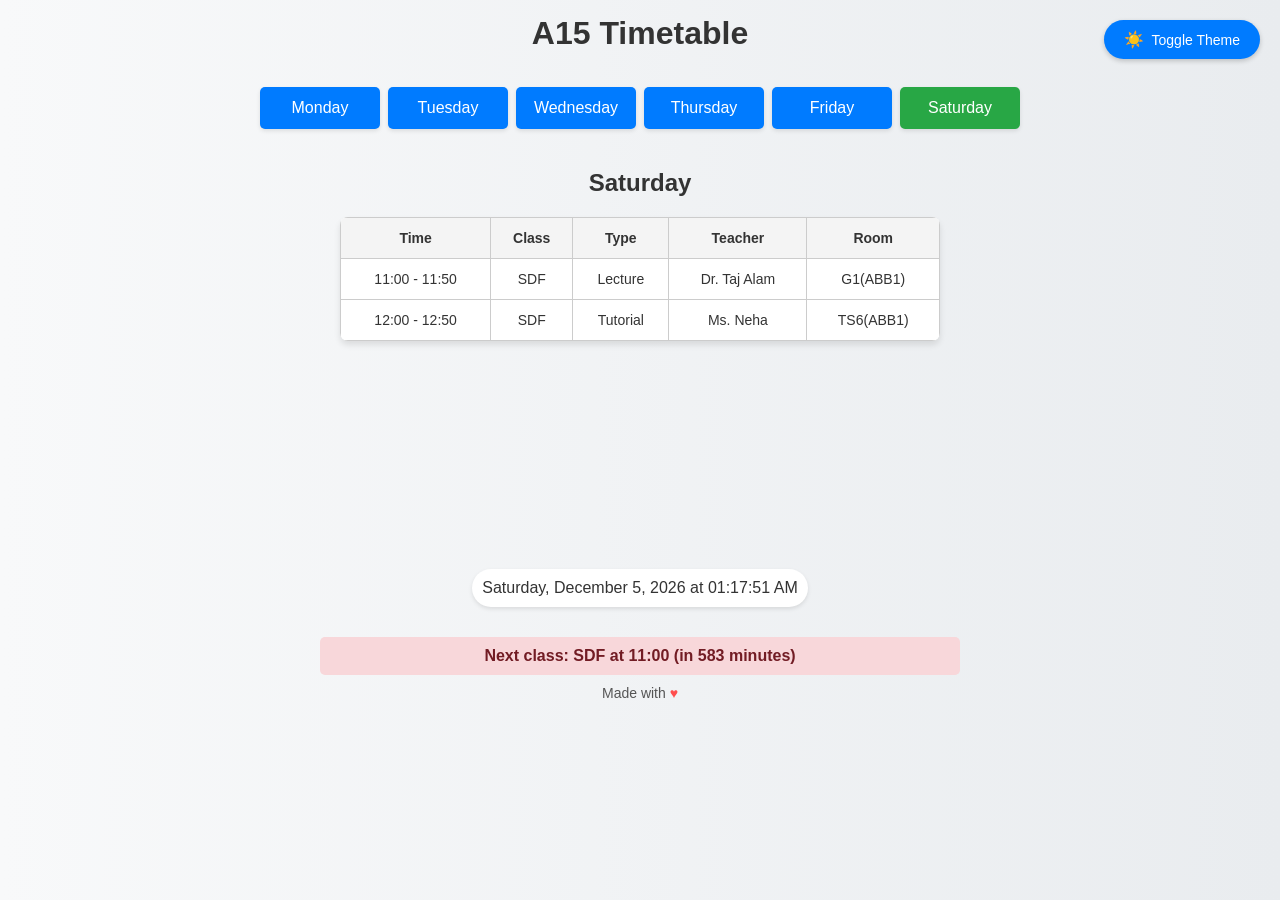
<file: llm.html>
<!DOCTYPE html>
<html lang="en">

<head>
    <meta charset="UTF-8">
    <meta name="viewport" content="width=device-width, initial-scale=1.0">
    <title>A15 Timetable</title>
    <style>
        :root {
            --bg-primary: #f8f9fa;
            --bg-secondary: #e9ecef;
            --text-primary: #333;
            --text-secondary: #555;
            --table-bg: white;
            --table-border: #ccc;
            --header-bg: #f4f4f4;
            --button-bg: #007BFF;
            --button-hover: #0056b3;
            --active-button: #28a745;
            --ongoing-class-bg: #ffeb3b;
            --transition-speed: 0.3s;
            --notification-bg: #f8d7da;
            --notification-text: #721c24;
        }


        [data-theme="dark"] {
            --bg-primary: #1a1a1a;
            --bg-secondary: #2d2d2d;
            --text-primary: #ffffff;
            --text-secondary: #cccccc;
            --table-bg: #2d2d2d;
            --table-border: #404040;
            --header-bg: #333333;
            --button-bg: #0056b3;
            --button-hover: #007BFF;
            --active-button: #218838;
            --notification-bg: #1e1e1e;
            --notification-text: #ff6b6b;
        }

        * {
            transition: background-color var(--transition-speed) ease,
                color var(--transition-speed) ease,
                border-color var(--transition-speed) ease,
                box-shadow var(--transition-speed) ease;
        }


        body {
            font-family: Arial, sans-serif;
            text-align: center;
            margin: 0;
            padding: 0;
            background: linear-gradient(to right, var(--bg-primary), var(--bg-secondary));
            color: var(--text-primary);
            overflow-x: hidden;
            min-height: 100vh;
        }

        .theme-toggle {
            position: fixed;
            top: 20px;
            right: 20px;
            background: var(--button-bg);
            color: white;
            border: none;
            padding: 10px 20px;
            border-radius: 20px;
            cursor: pointer;
            font-size: 14px;
            display: flex;
            align-items: center;
            gap: 8px;
            box-shadow: 0 2px 5px rgba(0, 0, 0, 0.2);
            transition: transform 0.2s ease;
            z-index: 1000;
        }

        .theme-toggle:hover {
            transform: translateY(-2px);
            background: var(--button-hover);
        }

        .theme-icon {
            font-size: 16px;
        }

        .notification {
            background-color: var(--notification-bg);
            color: var(--notification-text);
            padding: 10px 20px;
            margin: 10px auto;
            border-radius: 5px;
            max-width: 600px;
            opacity: 0;
            transition: opacity 0.3s ease;
            font-weight: bold;
        }

        .notification.show {
            opacity: 1;
        }


        .creator {
            margin: 10px 0 20px;
            font-size: clamp(12px, 2.5vw, 14px);
            color: var(--text-secondary);
        }

        .heart {
            color: #ff4d4d;
            display: inline-block;
            animation: heartBeat 1.2s infinite;
        }

        @keyframes heartBeat {

            0%,
            100% {
                transform: scale(1);
            }

            50% {
                transform: scale(1.1);
            }
        }

        h1 {
            padding: 15px;
            margin: 0;
            font-size: clamp(24px, 5vw, 32px);
            color: var(--text-primary);
        }

        .day-buttons {
            margin: 20px 0;
            display: flex;
            flex-wrap: wrap;
            justify-content: center;
            gap: 8px;
            padding: 0 10px;
        }

        .day-buttons button {
            flex: 1;
            min-width: 80px;
            max-width: 120px;
            padding: 12px 8px;
            font-size: clamp(14px, 3vw, 16px);
            cursor: pointer;
            border: none;
            border-radius: 5px;
            background-color: var(--button-bg);
            color: white;
            transition: transform 0.2s, background-color var(--transition-speed) ease;
            box-shadow: 0 2px 4px rgba(0, 0, 0, 0.1);
        }

        .day-buttons button:hover {
            background-color: var(--button-hover);
            transform: scale(1.05);
        }

        .day-buttons button.active {
            background-color: var(--active-button);
        }

        .timetable-container {
            position: relative;
            overflow: hidden;
            width: 100%;
            min-height: 400px;
        }

        .timetable {
            position: absolute;
            width: 100%;
            top: 0;
            left: 0;
            transform: translateX(100%);
            transition: transform 0.5s ease-in-out;
            opacity: 0;
            padding: 0 10px;
            box-sizing: border-box;
        }

        .timetable.active {
            transform: translateX(0);
            opacity: 1;
            position: relative;
        }

        .timetable.slide-left {
            transform: translateX(-100%);
        }

        .timetable.slide-right {
            transform: translateX(100%);
        }

        .timetable.hidden {
            display: none;
        }

        table {
            margin: 0 auto;
            border-collapse: collapse;
            width: 100%;
            max-width: 600px;
            box-shadow: 0 4px 6px rgba(0, 0, 0, 0.1);
            background-color: var(--table-bg);
            border-radius: 8px;
            overflow: hidden;
        }

        th,td {
            border: 1px solid var(--table-border);
            padding: 12px 8px;
            text-align: center;
            font-size: clamp(12px, 2.5vw, 14px);
            color: var(--text-primary);
        }

        th {
            background-color: var(--header-bg);
            font-weight: bold;
        }

        .live-clock {
            margin: 20px 0;
            font-size: clamp(14px, 3vw, 16px);
            color: var(--text-primary);
            padding: 10px;
            background-color: var(--table-bg);
            border-radius: 20px;
            display: inline-block;
            box-shadow: 0 2px 4px rgba(0, 0, 0, 0.1);
        }

        .ongoing {
            background-color: var(--ongoing-class-bg);
            font-weight: bold;
        }

        .creator {
            margin: 10px 0 20px;
            font-size: clamp(12px, 2.5vw, 14px);
            color: var(--text-secondary);
        }

        .timetable-container {
            position: relative;
            overflow: hidden;
            width: 100%;
            min-height: 400px;
        }

        .timetable {
            position: absolute;
            width: 100%;
            top: 0;
            left: 0;
            transform: translateX(100%);
            transition: transform 0.5s ease-in-out;
            opacity: 0;
            padding: 0 10px;
            box-sizing: border-box;
        }

        .timetable.active {
            transform: translateX(0);
            opacity: 1;
            position: relative;
        }

        .timetable.slide-left {
            transform: translateX(-100%);
        }

        .timetable.slide-right {
            transform: translateX(100%);
        }

        .timetable.hidden {
            display: none;
        }

        @media screen and (max-width: 480px) {

            th,
            td {
                padding: 8px 4px;
            }

            .timetable-container {
                min-height: 300px;
            }

            .theme-toggle {
                padding: 8px 16px;
                font-size: 12px;
            }
        }

        @media screen and (max-width: 360px) {
            .day-buttons button {
                min-width: 70px;
                padding: 8px 4px;
            }
        }
    </style>
</head>

<body>
    <button class="theme-toggle" onclick="toggleTheme()">
        <span class="theme-icon">☀️</span>
        <span class="theme-text">Toggle Theme</span>
    </button>
    <h1>A15 Timetable</h1>
    <div class="day-buttons">
        <button onclick="showTimetable('monday')" id="btn-monday">Monday</button>
        <button onclick="showTimetable('tuesday')" id="btn-tuesday">Tuesday</button>
        <button onclick="showTimetable('wednesday')" id="btn-wednesday">Wednesday</button>
        <button onclick="showTimetable('thursday')" id="btn-thursday">Thursday</button>
        <button onclick="showTimetable('friday')" id="btn-friday">Friday</button>
        <button onclick="showTimetable('saturday')" id="btn-saturday">Saturday</button>
    </div>

    <div class="timetable-container">
        <div id="monday" class="timetable hidden">
            <h2>Monday</h2>
            <table>
                <tr>
                    <th>Time</th>
                    <th>Class</th>
                    <th>Type</th>
                    <th>Teacher</th>
                    <th>Room</th>
                </tr>
                <tr>
                    <td>9:00 - 10:50</td>
                    <td>SDF</td>
                    <td>Practical</td>
                    <td>Dr.Amanpreet Kaur</td>
                    <td>CL01(ABB3)</td>
                </tr>
                <tr>
                    <td>11:00 - 11:50</td>
                    <td>PHYSICS</td>
                    <td>Lecture</td>
                    <td>Prof. Sandeep Chhoker</td>
                    <td>FF1(ABB1)</td>
                </tr>
                <tr>
                    <td>1:00 - 2:50</td>
                    <td>LIFE SKILL</td>
                    <td>Practical</td>
                    <td>Dr. Manas</td>
                    <td>LL</td>
                </tr>
                <tr>
                    <td>3:00 - 3:50</td>
                    <td>MATHEMATICS</td>
                    <td>Lecture</td>
                    <td>Dr. Nisha Shukla</td>
                    <td>FF1(ABB1)</td>
                </tr>
                <tr>
                    <td>4:00 - 4:50</td>
                    <td>SDF</td>
                    <td>Lecture</td>
                    <td>Dr. Taj Alam</td>
                    <td>FF1(ABB1)</td>
                </tr>
            </table>
        </div>

        <div id="tuesday" class="timetable hidden">
            <h2>Tuesday</h2>
            <table>
                <tr>
                    <th>Time</th>
                    <th>Class</th>
                    <th>Type</th>
                    <th>Teacher</th>
                    <th>Room</th>
                </tr>
                <tr>
                    <td>9:00 - 11:50</td>
                    <td>Engineering Drawing</td>
                    <td>Practical</td>
                    <td>Mr. Chandan Kumar</td>
                    <td>CAD2</td>
                </tr>
                <tr>
                    <td>2:00 - 2:50</td>
                    <td>MATHEMATICS</td>
                    <td>Lecture</td>
                    <td>Dr. Nisha Shukla</td>
                    <td>FF2(ABB1)</td>
                </tr>
                <tr>
                    <td>3:00 - 3:50</td>
                    <td>SDF</td>
                    <td>Lecture</td>
                    <td>Dr. Taj Alam</td>
                    <td>G1(ABB1)</td>
                </tr>
                <tr>
                    <td>4:00 - 4:50</td>
                    <td>PHYSICS</td>
                    <td>Lecture</td>
                    <td>Prof. Sandeep Chhoker</td>
                    <td>G1(ABB1)</td>
                </tr>
            </table>
        </div>

        <div id="wednesday" class="timetable hidden">
            <h2>Wednesday</h2>
            <table>
                <tr>
                    <th>Time</th>
                    <th>Class</th>
                    <th>Type</th>
                    <th>Teacher</th>
                    <th>Room</th>
                </tr>
                <tr>
                    <td>9:00 - 9:50</td>
                    <td>UHV</td>
                    <td>Lecture</td>
                    <td>SHS</td>
                    <td>FF4(ABB1)</td>
                </tr>
                <tr>
                    <td>10:00 - 10:50</td>
                    <td>PHYSICS</td>
                    <td>Lecture</td>
                    <td>Prof. Sandeep Chhoker</td>
                    <td>G3(ABB1)</td>
                </tr>
                <tr>
                    <td>2:00 - 2:50</td>
                    <td>MATHEMATICS</td>
                    <td>Lecture</td>
                    <td>Dr. Nisha Shukla</td>
                    <td>G3(ABB1)</td>
                </tr>
                <tr>
                    <td>3:00 - 4:50</td>
                    <td>PHYSICS</td>
                    <td>Practical</td>
                    <td>Dr.Radha Krishna Gopal</td>
                    <td>PL1(ABB1)</td>
                </tr>
            </table>
        </div>

        <div id="thursday" class="timetable hidden">
            <h2>Thursday</h2>
            <table>
                <tr>
                    <th>Time</th>
                    <th>Class</th>
                    <th>Type</th>
                    <th>Teacher</th>
                    <th>Room</th>
                </tr>
                <tr>
                    <td>11:00 - 11:50</td>
                    <td>UHV</td>
                    <td>Tutorial</td>
                    <td>Dr. Ila Joshi</td>
                    <td>TS7(ABB1)</td>
                </tr>
                
            </table>
        </div>

        <div id="friday" class="timetable hidden">
            <h2>Friday</h2>
            <table>
                <tr>
                    <th>Time</th>
                    <th>Class</th>
                    <th>Type</th>
                    <th>Teacher</th>
                    <th>Room</th>
                </tr>
                <tr>
                    <td>10:00 - 10:50</td>
                    <td>UHV</td>
                    <td>Lecture</td>
                    <td>SHS</td>
                    <td>FF4(ABB1)</td>
                </tr>
                <tr>
                    <td>11:00 - 11:50</td>
                    <td>PHYSICS</td>
                    <td>Tutorial</td>
                    <td>Dr. Bhupesh Chandra Joshi</td>
                    <td>TS11(ABB1)</td>
                </tr>
                <tr>
                    <td>3:00 - 3:50</td>
                    <td>MATHEMATICS</td>
                    <td>Tutorial</td>
                    <td>Dr. Yogesh Gupta</td>
                    <td>TS6(ABB1)</td>
                </tr>
            </table>
        </div>

        <div id="saturday" class="timetable hidden">
            <h2>Saturday</h2>
            <table>
                <tr>
                    <th>Time</th>
                    <th>Class</th>
                    <th>Type</th>
                    <th>Teacher</th>
                    <th>Room</th>
                </tr>
                <tr>
                    <td>11:00 - 11:50</td>
                    <td>SDF</td>
                    <td>Lecture</td>
                    <td> Dr. Taj Alam</td>
                    <td>G1(ABB1)</td>
                </tr>
                <tr>
                    <td>12:00 - 12:50</td>
                    <td>SDF</td>
                    <td>Tutorial</td>
                    <td>Ms. Neha</td>
                    <td>TS6(ABB1)</td>
                </tr>
            </table>
        </div>
    </div>

    <div class="live-clock" id="live-clock"></div>
    <div class="notification" id="notification"></div>
    <div class="creator">Made with <span class="heart">♥</span></div>

    <script>
        let currentDay = "monday";
        const dayOrder = ['monday', 'tuesday', 'wednesday', 'thursday', 'friday', 'saturday'];
        
        function getTimeInMinutes(timeStr) {
            const [hours, minutes] = timeStr.split(':').map(Number);
            return hours * 60 + minutes;
        }

        function formatTimeFromMinutes(minutes) {
            const hours = Math.floor(minutes / 60);
            const mins = minutes % 60;
            return `${hours.toString().padStart(2, '0')}:${mins.toString().padStart(2, '0')}`;
        }



        function checkClasses() {
            const now = new Date();
            const currentMinutes = now.getHours() * 60 + now.getMinutes();
            const todayTimetable = document.getElementById(currentDay);
            if (!todayTimetable) return;

            const rows = todayTimetable.querySelectorAll('tr');
            let nextClassMessage = '';
            let hasOngoingClass = false;
            let allClassesEnded = true;
            let earliestNextClass = Infinity;
            let earliestNextClassInfo = null;

            // Skip header row by starting from index 1
            for (let i = 1; i < rows.length; i++) {
                const row = rows[i];
                const timeCell = row.cells[0];
                if (!timeCell) continue;

                const [startTimeStr, endTimeStr] = timeCell.textContent.split(' - ');
                const startTime = getTimeInMinutes(startTimeStr);
                const endTime = getTimeInMinutes(endTimeStr);

                // Check for ongoing class
                if (currentMinutes >= startTime && currentMinutes <= endTime) {
                    row.classList.add('ongoing');
                    hasOngoingClass = true;
                    allClassesEnded = false;

                    const remainingMinutes = endTime - currentMinutes;
                    const classInfo = `${row.cells[1].textContent} (${remainingMinutes} minutes remaining)`;
                    showNotification(`Current class: ${classInfo}`);
                } else {
                    row.classList.remove('ongoing');
                    
                    // Track next upcoming class
                    if (startTime > currentMinutes && startTime < earliestNextClass) {
                        earliestNextClass = startTime;
                        earliestNextClassInfo = {
                            name: row.cells[1].textContent,
                            time: startTimeStr,
                            minutes: startTime - currentMinutes
                        };
                    }

                    // Update allClassesEnded flag
                    if (endTime > currentMinutes) {
                        allClassesEnded = false;
                    }
                }
            }

            // Handle notifications based on class status
            if (allClassesEnded && !hasOngoingClass) {
                showNotification('All classes have ended for today');
                checkAndSwitchToNextDay(now);
            } else if (earliestNextClassInfo && !hasOngoingClass) {
                showNotification(`Next class: ${earliestNextClassInfo.name} at ${earliestNextClassInfo.time} (in ${earliestNextClassInfo.minutes} minutes)`);
            }
        }

        // Enhanced notification system
        function showNotification(message) {
            const notificationElement = document.getElementById('notification');
            notificationElement.textContent = message;
            notificationElement.classList.add('show');

            // Optional: Hide notification after some time
            setTimeout(() => {
                notificationElement.classList.remove('show');
            }, 10000); // Hide after 10 seconds
        }

        // Function to handle day switching
        function checkAndSwitchToNextDay(now) {
            const currentHour = now.getHours();
            const currentMinutes = now.getMinutes();
            
            // Switch to next day if it's after 11 PM or before 1 AM
            if (currentHour >= 23 || (currentHour === 0 && currentMinutes < 60)) {
                const currentIndex = dayOrder.indexOf(currentDay);
                const nextDayIndex = (currentIndex + 1) % dayOrder.length;
                const nextDay = dayOrder[nextDayIndex];
                
                // Only switch if we're not already on the next day
                if (nextDay !== currentDay) {
                    showTimetable(nextDay);
                    showNotification(`Switched to ${nextDay.charAt(0).toUpperCase() + nextDay.slice(1)}'s timetable`);
                }
            }
        }

        // Enhanced showTimetable function with smooth transitions
        function showTimetable(day) {
            if (day === currentDay) return;

            const currentTimetable = document.getElementById(currentDay);
            const nextTimetable = document.getElementById(day);
            
            if (!currentTimetable || !nextTimetable) return;

            const currentIndex = dayOrder.indexOf(currentDay);
            const nextIndex = dayOrder.indexOf(day);
            const slideRight = nextIndex > currentIndex;

            // Reset transitions
            currentTimetable.style.transition = 'transform 0.5s ease-in-out, opacity 0.5s ease-in-out';
            nextTimetable.style.transition = 'transform 0.5s ease-in-out, opacity 0.5s ease-in-out';

            // Prepare next timetable
            nextTimetable.classList.remove('hidden');
            nextTimetable.style.transform = `translateX(${slideRight ? '100%' : '-100%'})`;
            nextTimetable.style.opacity = '0';

            // Force reflow
            void nextTimetable.offsetWidth;

            // Animate transition
            requestAnimationFrame(() => {
                currentTimetable.style.transform = `translateX(${slideRight ? '-100%' : '100%'})`;
                currentTimetable.style.opacity = '0';
                nextTimetable.style.transform = 'translateX(0)';
                nextTimetable.style.opacity = '1';

                // Update state after animation
                setTimeout(() => {
                    currentTimetable.classList.add('hidden');
                    currentDay = day;
                    updateActiveButton();
                    checkClasses();
                }, 500);
            });
        }

        // Function to update active button state
        function updateActiveButton() {
            document.querySelectorAll('.day-buttons button').forEach(button => {
                button.classList.remove('active');
            });
            const activeButton = document.getElementById(`btn-${currentDay}`);
            if (activeButton) {
                activeButton.classList.add('active');
            }
        }

        // Enhanced clock update function
        function updateClock() {
            const clockElement = document.getElementById('live-clock');
            const now = new Date();
            const options = { 
                weekday: 'long', 
                year: 'numeric', 
                month: 'long', 
                day: 'numeric',
                hour: '2-digit',
                minute: '2-digit',
                second: '2-digit'
            };
            clockElement.textContent = now.toLocaleString(undefined, options);
        }

        // Theme toggle functionality
        function toggleTheme() {
            const body = document.documentElement;
            const currentTheme = body.getAttribute('data-theme');
            const newTheme = currentTheme === 'dark' ? 'light' : 'dark';
            body.setAttribute('data-theme', newTheme);

            const themeIcon = document.querySelector('.theme-icon');
            themeIcon.textContent = newTheme === 'dark' ? '🌙' : '☀️';

            localStorage.setItem('theme', newTheme);
        }

        // Load saved theme
        function loadTheme() {
            const savedTheme = localStorage.getItem('theme');
            if (savedTheme) {
                document.documentElement.setAttribute('data-theme', savedTheme);
                const themeIcon = document.querySelector('.theme-icon');
                themeIcon.textContent = savedTheme === 'dark' ? '🌙' : '☀️';
            }
        }

        // Show current day's timetable
        function showTodayTimetable() {
            const days = ['sunday', 'monday', 'tuesday', 'wednesday', 'thursday', 'friday', 'saturday'];
            const today = new Date().getDay();
            const dayName = days[today];
            
            // Show appropriate timetable based on current day
            if (document.getElementById(dayName)) {
                showTimetable(dayName);
            } else {
                showTimetable('monday'); // Default to Monday if today is Sunday
            }
        }

        // Initialize everything when the page loads
        window.onload = () => {
            loadTheme();
            showTodayTimetable();
            updateClock();
            checkClasses();

            // Set up periodic updates
            setInterval(() => {
                updateClock();
                checkClasses();
            }, 60000); // Update every minute
        };
    </script>
</body>

</html>
</file>
